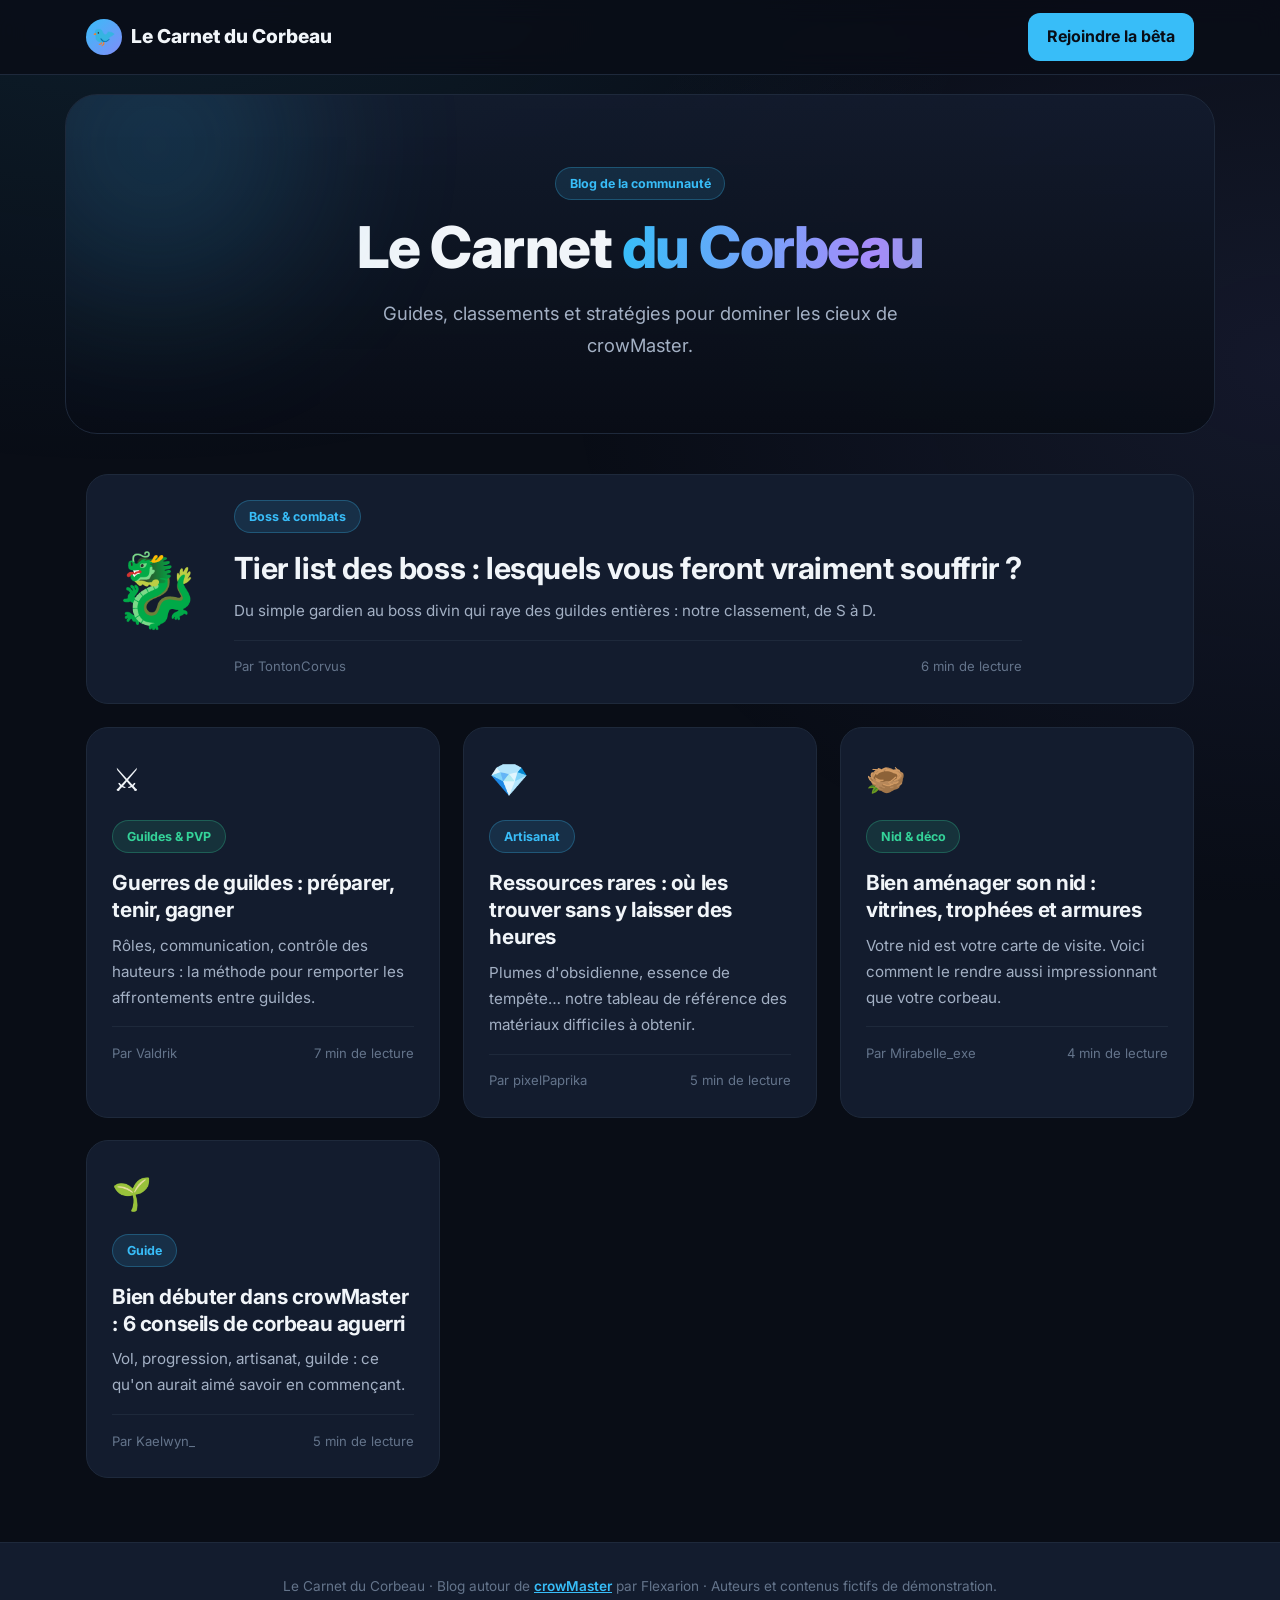
<file: index.html>
<!DOCTYPE html>
<html lang="fr">
<head>
<meta charset="UTF-8">
<meta name="viewport" content="width=device-width, initial-scale=1.0">
<link rel="icon" type="image/png" href="assets/images/treeLogo.png">
<link rel="apple-touch-icon" href="assets/images/treeLogo.png">
<title>Le Carnet du Corbeau - Blog crowMaster</title>
<meta name="description" content="Guides, tier list des boss, guerres de guildes, ressources rares et conseils pour crowMaster. Le blog de la communauté.">
<meta name="keywords" content="crowMaster, blog crowMaster, Le Carnet du Corbeau, Flexarion, guide crowMaster, tier list boss, boss divin, guerre de guildes, ressources rares, nid, jeu indépendant, RPG">
<meta property="og:type" content="website">
<meta property="og:title" content="Le Carnet du Corbeau - Blog crowMaster">
<meta property="og:description" content="Guides, tier list des boss, guerres de guildes, ressources rares et conseils pour crowMaster. Le blog de la communauté.">
<meta property="og:image" content="assets/images/treeLogo.png">
<meta name="keywords" content="crowMaster, blog crowMaster, Le Carnet du Corbeau, Flexarion, guide crowMaster, tier list crowMaster, tier list boss, boss divin, guerre de guildes, guildes crowMaster, ressources rares, plumes d'obsidienne, nid, bien débuter crowMaster, jeu indépendant, RPG, heroic fantasy, science-fiction, corbeau">
<link rel="stylesheet" href="assets/style/style.css">
<script src="assets/js/blog.js" defer></script>
</head>
<body>
<div id="bar"></div>
<header><div class="bar">
<a class="brand" href="index.html"><i>🐦</i>Le Carnet du Corbeau</a>
<a class="btn" href="https://flexarion-jeu.fr/betaSignup.html" target="_blank" rel="noopener">Rejoindre la bêta</a>
</div></header>
<main>
<section class="hero"><span class="pill">Blog de la communauté</span><h1>Le Carnet <span class="grad">du Corbeau</span></h1><p class="lead">Guides, classements et stratégies pour dominer les cieux de crowMaster.</p></section>
<div class="wrap"><div class="grid"><a class="card reveal feat" style="--d:0.0s" href="boss-tier-list.html"><div class="ico">🐉</div><div><span class="pill">Boss & combats</span><h2>Tier list des boss : lesquels vous feront vraiment souffrir ?</h2><p>Du simple gardien au boss divin qui raye des guildes entières : notre classement, de S à D.</p><div class="meta"><span>Par TontonCorvus</span><span>6 min de lecture</span></div></div></a><a class="card reveal" style="--d:0.08s" href="guerres-de-guildes.html"><div class="ico">⚔️</div><div><span class="pill g">Guildes & PVP</span><h2>Guerres de guildes : préparer, tenir, gagner</h2><p>Rôles, communication, contrôle des hauteurs : la méthode pour remporter les affrontements entre guildes.</p><div class="meta"><span>Par Valdrik</span><span>7 min de lecture</span></div></div></a><a class="card reveal" style="--d:0.16s" href="ressources.html"><div class="ico">💎</div><div><span class="pill">Artisanat</span><h2>Ressources rares : où les trouver sans y laisser des heures</h2><p>Plumes d'obsidienne, essence de tempête… notre tableau de référence des matériaux difficiles à obtenir.</p><div class="meta"><span>Par pixelPaprika</span><span>5 min de lecture</span></div></div></a><a class="card reveal" style="--d:0.24s" href="nid.html"><div class="ico">🪹</div><div><span class="pill g">Nid & déco</span><h2>Bien aménager son nid : vitrines, trophées et armures</h2><p>Votre nid est votre carte de visite. Voici comment le rendre aussi impressionnant que votre corbeau.</p><div class="meta"><span>Par Mirabelle_exe</span><span>4 min de lecture</span></div></div></a><a class="card reveal" style="--d:0.32s" href="debuter.html"><div class="ico">🌱</div><div><span class="pill">Guide</span><h2>Bien débuter dans crowMaster : 6 conseils de corbeau aguerri</h2><p>Vol, progression, artisanat, guilde : ce qu'on aurait aimé savoir en commençant.</p><div class="meta"><span>Par Kaelwyn_</span><span>5 min de lecture</span></div></div></a></div></div>
</main>
<footer>Le Carnet du Corbeau · Blog autour de <a href="https://flexarion-jeu.fr/" target="_blank" rel="noopener">crowMaster</a> par Flexarion · Auteurs et contenus fictifs de démonstration.</footer>
</body>
</html>
</file>
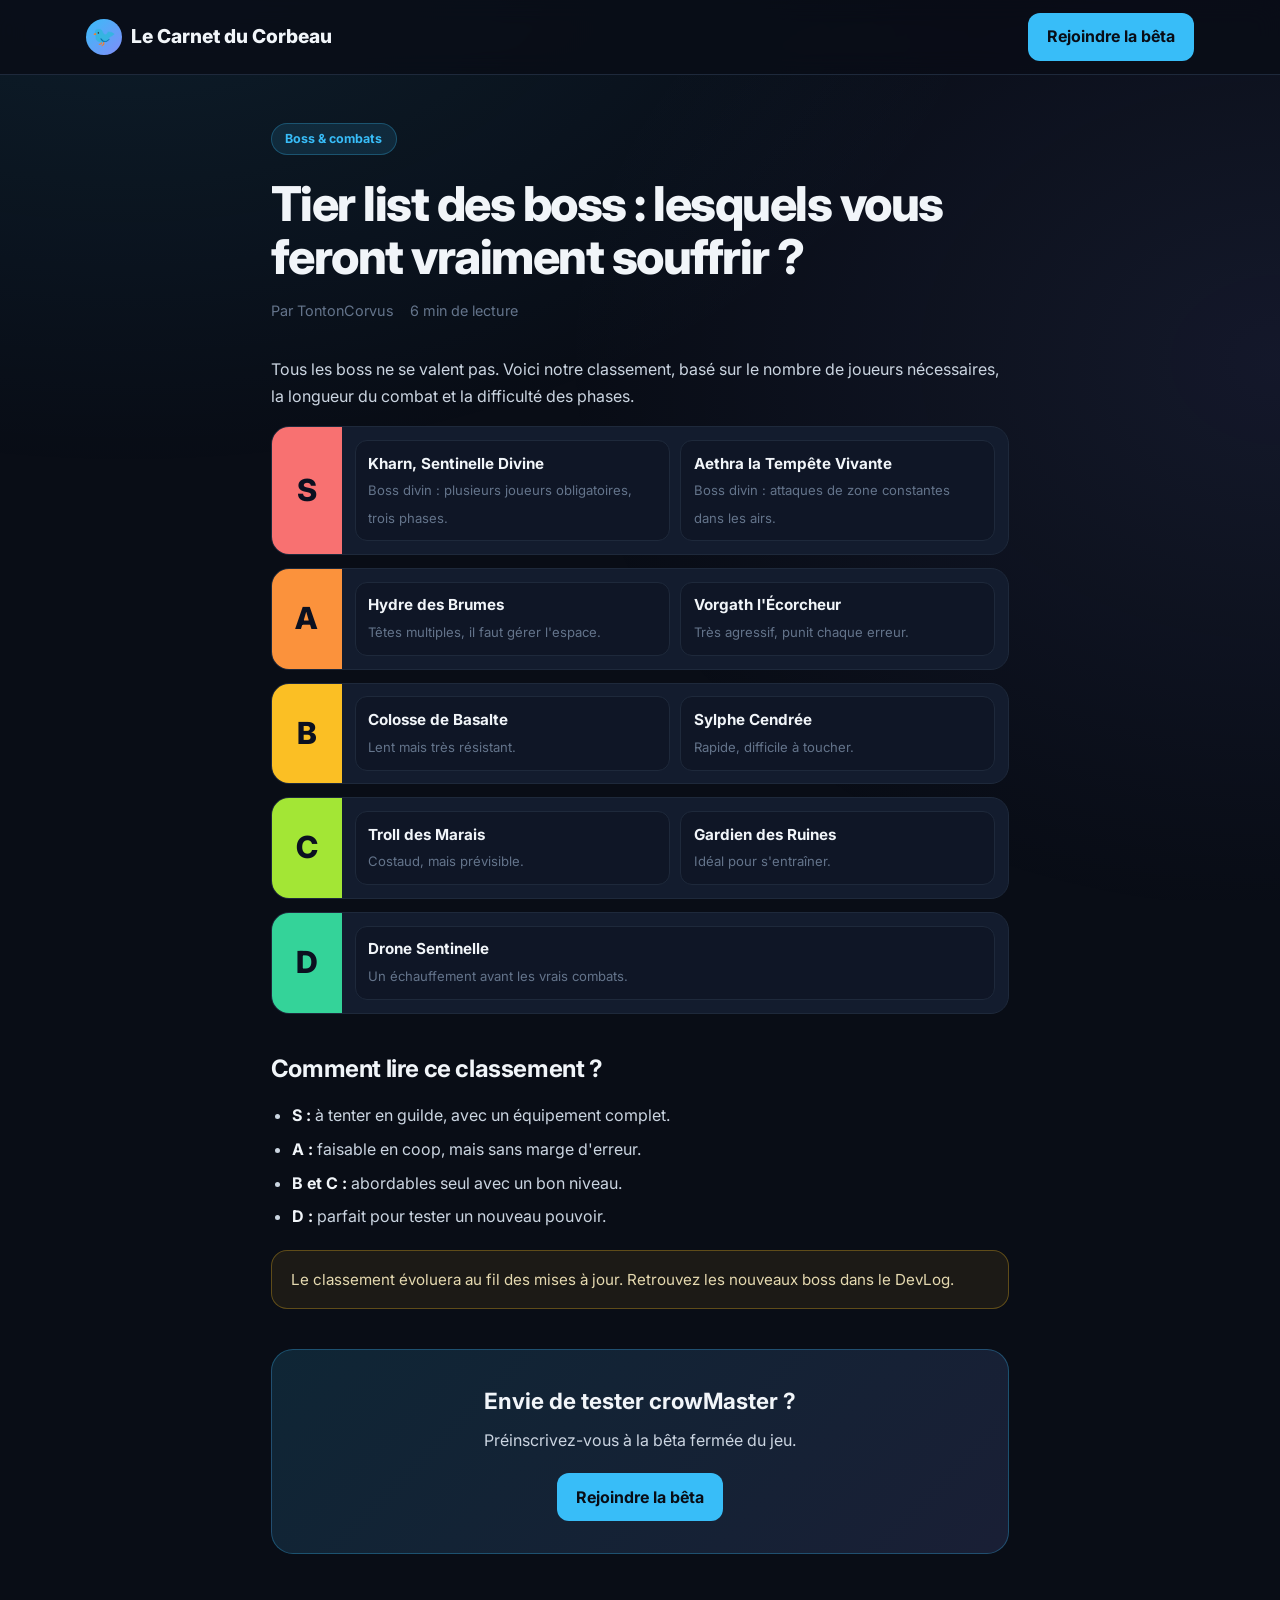
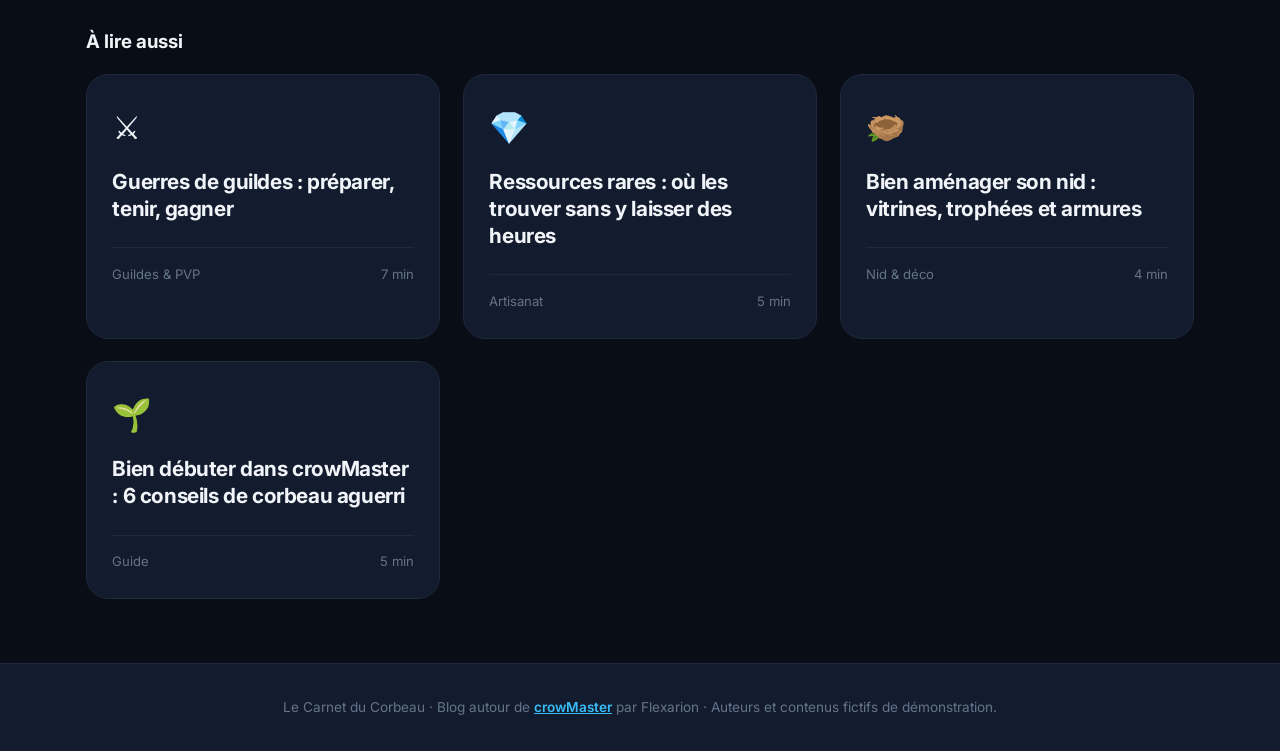
<file: boss-tier-list.html>
<!DOCTYPE html>
<html lang="fr">
<head>
<meta charset="UTF-8">
<meta name="viewport" content="width=device-width, initial-scale=1.0">
<link rel="icon" type="image/png" href="assets/images/treeLogo.png">
<link rel="apple-touch-icon" href="assets/images/treeLogo.png">
<title>Tier list des boss : lesquels vous feront vraiment souffrir ? - Le Carnet du Corbeau</title>
<meta name="description" content="Du simple gardien au boss divin qui raye des guildes entières : notre classement, de S à D.">
<meta name="keywords" content="crowMaster, blog crowMaster, Le Carnet du Corbeau, Flexarion, guide crowMaster, tier list boss, boss divin, guerre de guildes, ressources rares, nid, jeu indépendant, RPG">
<meta property="og:type" content="article">
<meta property="og:title" content="Tier list des boss : lesquels vous feront vraiment souffrir ? - Le Carnet du Corbeau">
<meta property="og:description" content="Du simple gardien au boss divin qui raye des guildes entières : notre classement, de S à D.">
<meta property="og:image" content="assets/images/treeLogo.png">
<meta name="keywords" content="crowMaster, blog crowMaster, Le Carnet du Corbeau, Flexarion, guide crowMaster, tier list crowMaster, tier list boss, boss divin, guerre de guildes, guildes crowMaster, ressources rares, plumes d'obsidienne, nid, bien débuter crowMaster, jeu indépendant, RPG, heroic fantasy, science-fiction, corbeau">
<link rel="stylesheet" href="assets/style/style.css">
<script src="assets/js/blog.js" defer></script>
</head>
<body>
<div id="bar"></div>
<header><div class="bar">
<a class="brand" href="index.html"><i>🐦</i>Le Carnet du Corbeau</a>
<a class="btn" href="https://flexarion-jeu.fr/betaSignup.html" target="_blank" rel="noopener">Rejoindre la bêta</a>
</div></header>
<main>
<article class="art"><span class="pill">Boss & combats</span><h1>Tier list des boss : lesquels vous feront vraiment souffrir ?</h1><div class="meta"><span>Par TontonCorvus</span><span>6 min de lecture</span></div><p>Tous les boss ne se valent pas. Voici notre classement, basé sur le nombre de joueurs nécessaires, la longueur du combat et la difficulté des phases.</p><div class="tier S reveal"><b>S</b><div class="it"><div class="chip"><strong>Kharn, Sentinelle Divine</strong><span>Boss divin : plusieurs joueurs obligatoires, trois phases.</span></div><div class="chip"><strong>Aethra la Tempête Vivante</strong><span>Boss divin : attaques de zone constantes dans les airs.</span></div></div></div><div class="tier A reveal"><b>A</b><div class="it"><div class="chip"><strong>Hydre des Brumes</strong><span>Têtes multiples, il faut gérer l'espace.</span></div><div class="chip"><strong>Vorgath l'Écorcheur</strong><span>Très agressif, punit chaque erreur.</span></div></div></div><div class="tier B reveal"><b>B</b><div class="it"><div class="chip"><strong>Colosse de Basalte</strong><span>Lent mais très résistant.</span></div><div class="chip"><strong>Sylphe Cendrée</strong><span>Rapide, difficile à toucher.</span></div></div></div><div class="tier C reveal"><b>C</b><div class="it"><div class="chip"><strong>Troll des Marais</strong><span>Costaud, mais prévisible.</span></div><div class="chip"><strong>Gardien des Ruines</strong><span>Idéal pour s'entraîner.</span></div></div></div><div class="tier D reveal"><b>D</b><div class="it"><div class="chip"><strong>Drone Sentinelle</strong><span>Un échauffement avant les vrais combats.</span></div></div></div><h2>Comment lire ce classement ?</h2><ul><li><strong>S :</strong> à tenter en guilde, avec un équipement complet.</li><li><strong>A :</strong> faisable en coop, mais sans marge d'erreur.</li><li><strong>B et C :</strong> abordables seul avec un bon niveau.</li><li><strong>D :</strong> parfait pour tester un nouveau pouvoir.</li></ul><div class="note">Le classement évoluera au fil des mises à jour. Retrouvez les nouveaux boss dans le DevLog.</div><div class="cta"><h3>Envie de tester crowMaster ?</h3><p>Préinscrivez-vous à la bêta fermée du jeu.</p><a class="btn" href="https://flexarion-jeu.fr/betaSignup.html" target="_blank" rel="noopener">Rejoindre la bêta</a></div></article><div class="more"><h3>À lire aussi</h3><div class="grid"><a class="card" href="guerres-de-guildes.html"><div class="ico">⚔️</div><h2>Guerres de guildes : préparer, tenir, gagner</h2><div class="meta"><span>Guildes & PVP</span><span>7 min</span></div></a><a class="card" href="ressources.html"><div class="ico">💎</div><h2>Ressources rares : où les trouver sans y laisser des heures</h2><div class="meta"><span>Artisanat</span><span>5 min</span></div></a><a class="card" href="nid.html"><div class="ico">🪹</div><h2>Bien aménager son nid : vitrines, trophées et armures</h2><div class="meta"><span>Nid & déco</span><span>4 min</span></div></a><a class="card" href="debuter.html"><div class="ico">🌱</div><h2>Bien débuter dans crowMaster : 6 conseils de corbeau aguerri</h2><div class="meta"><span>Guide</span><span>5 min</span></div></a></div></div>
</main>
<footer>Le Carnet du Corbeau · Blog autour de <a href="https://flexarion-jeu.fr/" target="_blank" rel="noopener">crowMaster</a> par Flexarion · Auteurs et contenus fictifs de démonstration.</footer>
</body>
</html>
</file>
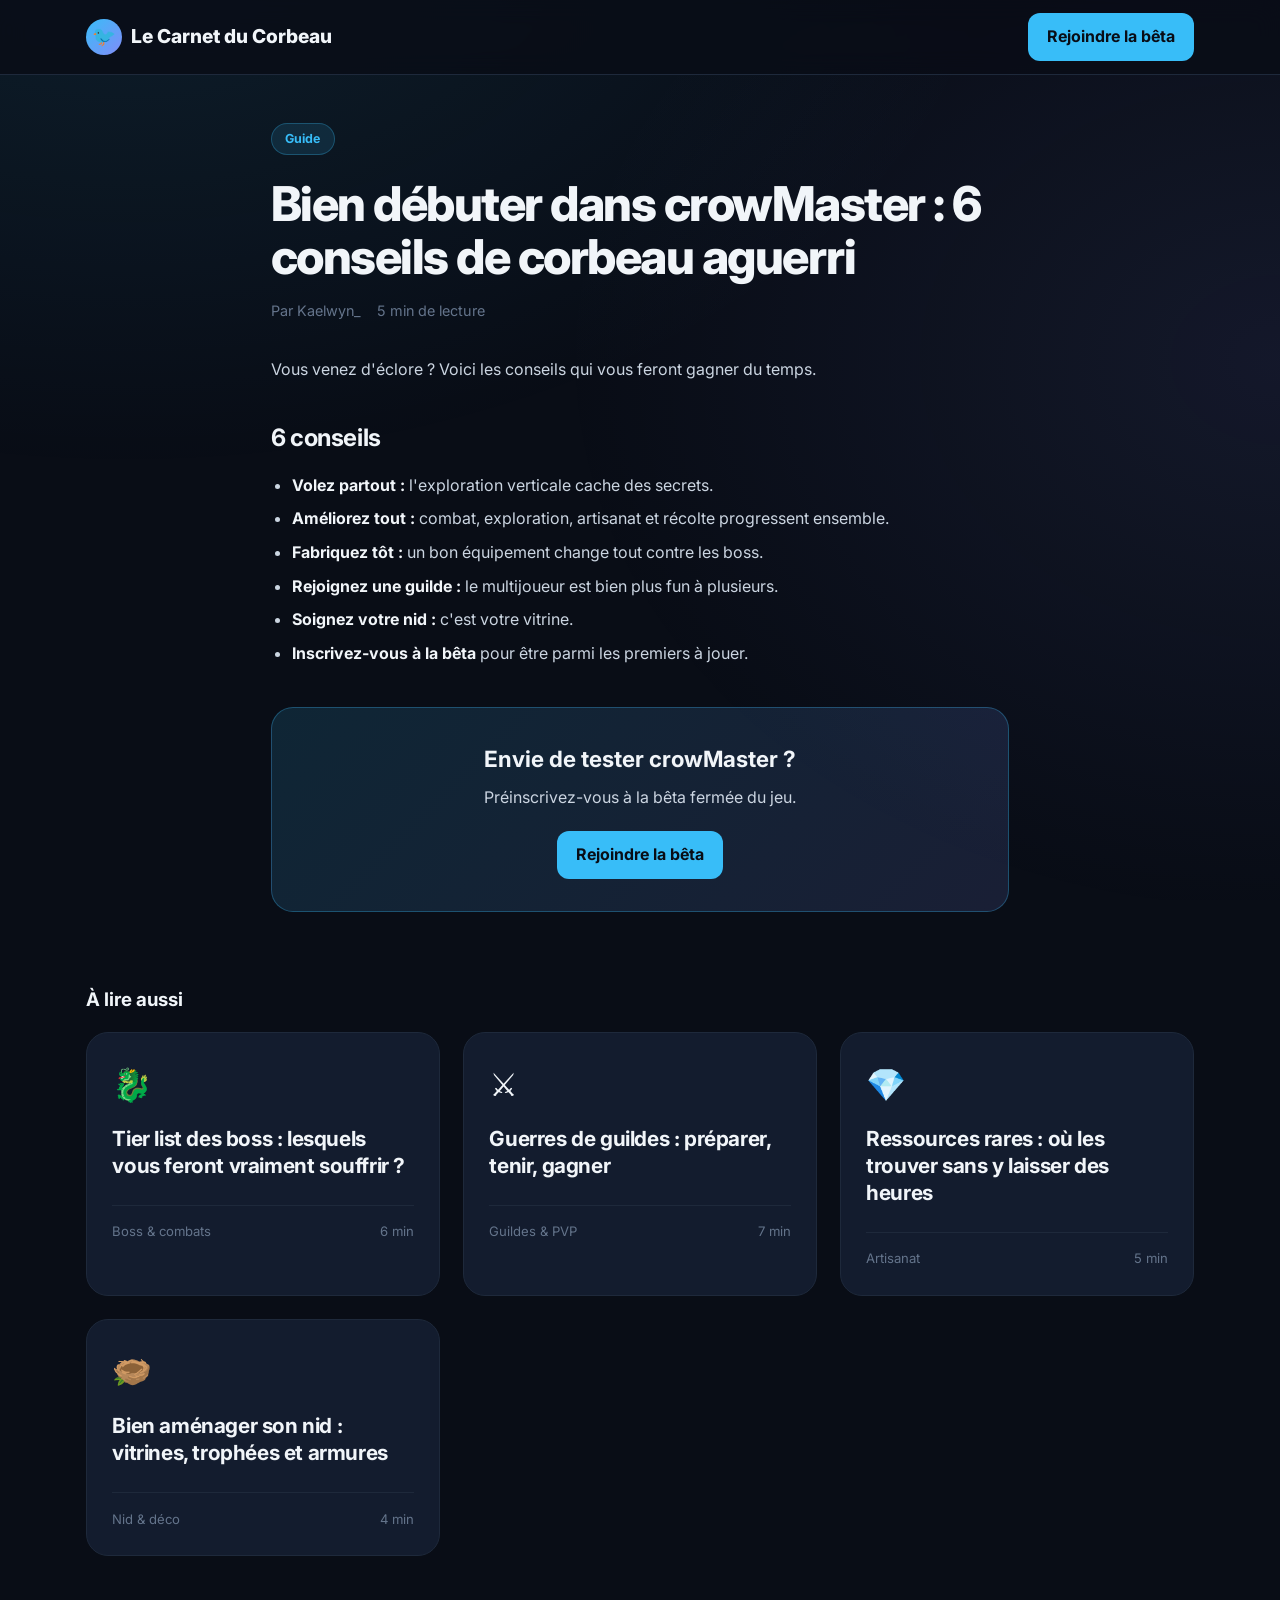
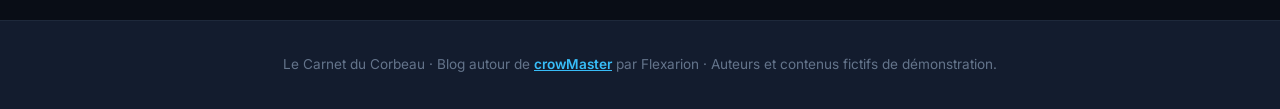
<file: debuter.html>
<!DOCTYPE html>
<html lang="fr">
<head>
<meta charset="UTF-8">
<meta name="viewport" content="width=device-width, initial-scale=1.0">
<link rel="icon" type="image/png" href="assets/images/treeLogo.png">
<link rel="apple-touch-icon" href="assets/images/treeLogo.png">
<title>Bien débuter dans crowMaster : 6 conseils de corbeau aguerri - Le Carnet du Corbeau</title>
<meta name="description" content="Vol, progression, artisanat, guilde : ce qu'on aurait aimé savoir en commençant.">
<meta name="keywords" content="crowMaster, blog crowMaster, Le Carnet du Corbeau, Flexarion, guide crowMaster, tier list boss, boss divin, guerre de guildes, ressources rares, nid, jeu indépendant, RPG">
<meta property="og:type" content="article">
<meta property="og:title" content="Bien débuter dans crowMaster : 6 conseils de corbeau aguerri - Le Carnet du Corbeau">
<meta property="og:description" content="Vol, progression, artisanat, guilde : ce qu'on aurait aimé savoir en commençant.">
<meta property="og:image" content="assets/images/treeLogo.png">
<meta name="keywords" content="crowMaster, blog crowMaster, Le Carnet du Corbeau, Flexarion, guide crowMaster, tier list crowMaster, tier list boss, boss divin, guerre de guildes, guildes crowMaster, ressources rares, plumes d'obsidienne, nid, bien débuter crowMaster, jeu indépendant, RPG, heroic fantasy, science-fiction, corbeau">
<link rel="stylesheet" href="assets/style/style.css">
<script src="assets/js/blog.js" defer></script>
</head>
<body>
<div id="bar"></div>
<header><div class="bar">
<a class="brand" href="index.html"><i>🐦</i>Le Carnet du Corbeau</a>
<a class="btn" href="https://flexarion-jeu.fr/betaSignup.html" target="_blank" rel="noopener">Rejoindre la bêta</a>
</div></header>
<main>
<article class="art"><span class="pill">Guide</span><h1>Bien débuter dans crowMaster : 6 conseils de corbeau aguerri</h1><div class="meta"><span>Par Kaelwyn_</span><span>5 min de lecture</span></div><p>Vous venez d'éclore ? Voici les conseils qui vous feront gagner du temps.</p><h2>6 conseils</h2><ul><li><strong>Volez partout :</strong> l'exploration verticale cache des secrets.</li><li><strong>Améliorez tout :</strong> combat, exploration, artisanat et récolte progressent ensemble.</li><li><strong>Fabriquez tôt :</strong> un bon équipement change tout contre les boss.</li><li><strong>Rejoignez une guilde :</strong> le multijoueur est bien plus fun à plusieurs.</li><li><strong>Soignez votre nid :</strong> c'est votre vitrine.</li><li><strong>Inscrivez-vous à la bêta</strong> pour être parmi les premiers à jouer.</li></ul><div class="cta"><h3>Envie de tester crowMaster ?</h3><p>Préinscrivez-vous à la bêta fermée du jeu.</p><a class="btn" href="https://flexarion-jeu.fr/betaSignup.html" target="_blank" rel="noopener">Rejoindre la bêta</a></div></article><div class="more"><h3>À lire aussi</h3><div class="grid"><a class="card" href="boss-tier-list.html"><div class="ico">🐉</div><h2>Tier list des boss : lesquels vous feront vraiment souffrir ?</h2><div class="meta"><span>Boss & combats</span><span>6 min</span></div></a><a class="card" href="guerres-de-guildes.html"><div class="ico">⚔️</div><h2>Guerres de guildes : préparer, tenir, gagner</h2><div class="meta"><span>Guildes & PVP</span><span>7 min</span></div></a><a class="card" href="ressources.html"><div class="ico">💎</div><h2>Ressources rares : où les trouver sans y laisser des heures</h2><div class="meta"><span>Artisanat</span><span>5 min</span></div></a><a class="card" href="nid.html"><div class="ico">🪹</div><h2>Bien aménager son nid : vitrines, trophées et armures</h2><div class="meta"><span>Nid & déco</span><span>4 min</span></div></a></div></div>
</main>
<footer>Le Carnet du Corbeau · Blog autour de <a href="https://flexarion-jeu.fr/" target="_blank" rel="noopener">crowMaster</a> par Flexarion · Auteurs et contenus fictifs de démonstration.</footer>
</body>
</html>
</file>
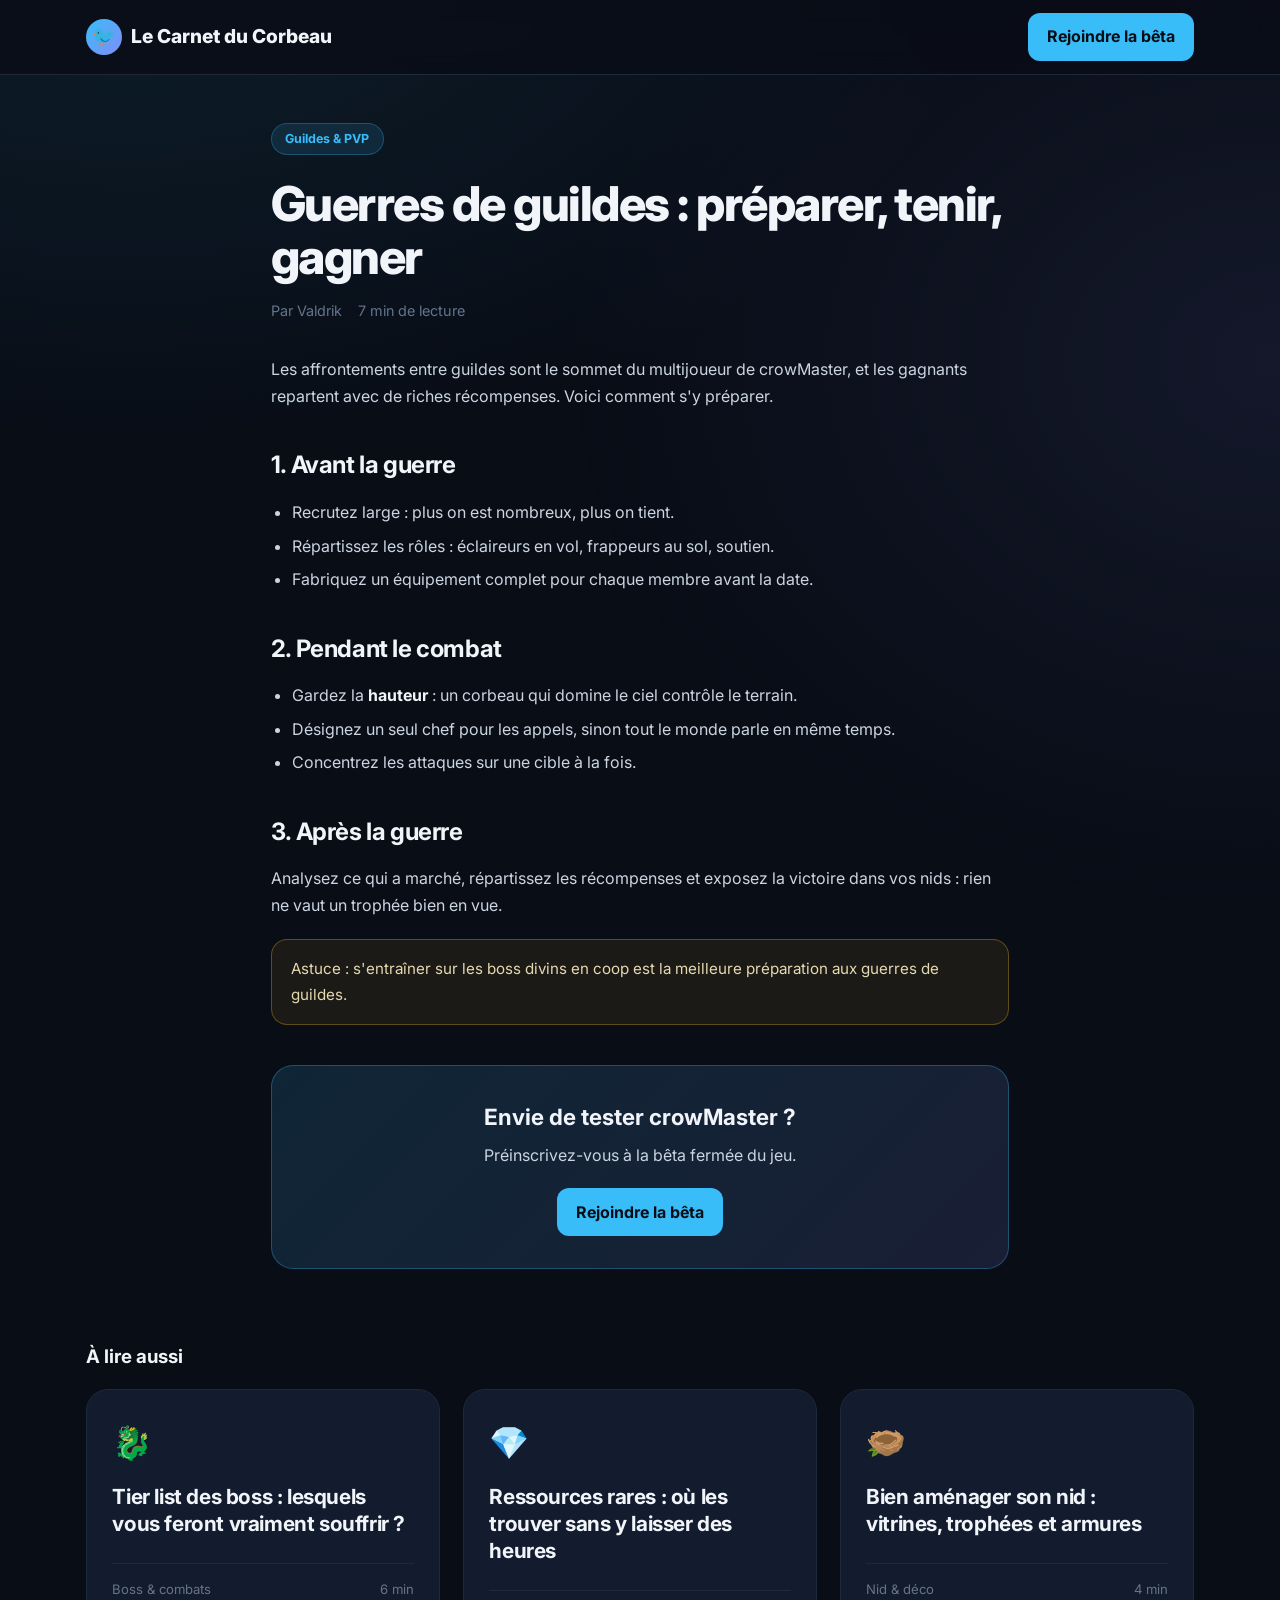
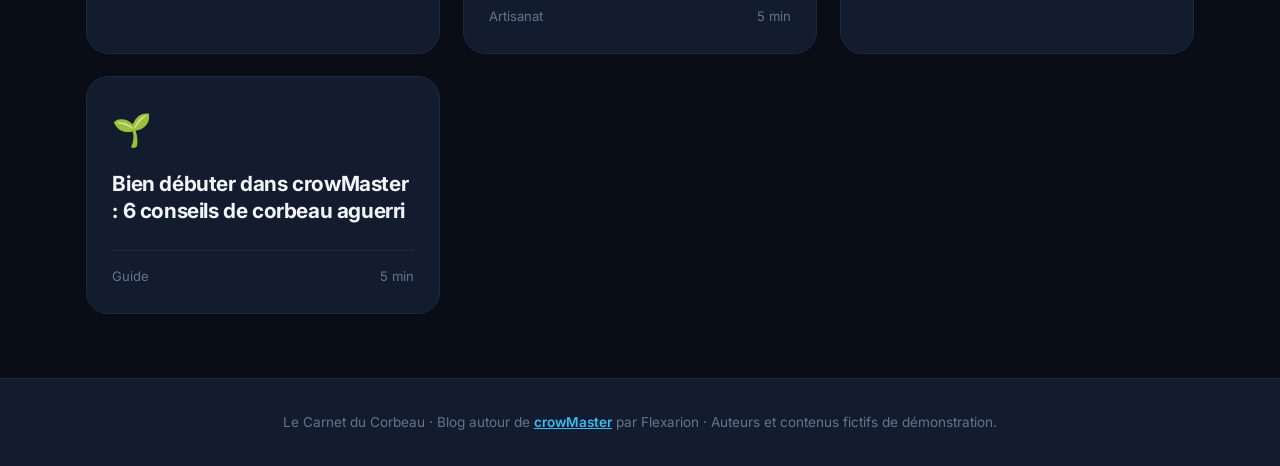
<file: guerres-de-guildes.html>
<!DOCTYPE html>
<html lang="fr">
<head>
<meta charset="UTF-8">
<meta name="viewport" content="width=device-width, initial-scale=1.0">
<link rel="icon" type="image/png" href="assets/images/treeLogo.png">
<link rel="apple-touch-icon" href="assets/images/treeLogo.png">
<title>Guerres de guildes : préparer, tenir, gagner - Le Carnet du Corbeau</title>
<meta name="description" content="Rôles, communication, contrôle des hauteurs : la méthode pour remporter les affrontements entre guildes.">
<meta name="keywords" content="crowMaster, blog crowMaster, Le Carnet du Corbeau, Flexarion, guide crowMaster, tier list boss, boss divin, guerre de guildes, ressources rares, nid, jeu indépendant, RPG">
<meta property="og:type" content="article">
<meta property="og:title" content="Guerres de guildes : préparer, tenir, gagner - Le Carnet du Corbeau">
<meta property="og:description" content="Rôles, communication, contrôle des hauteurs : la méthode pour remporter les affrontements entre guildes.">
<meta property="og:image" content="assets/images/treeLogo.png">
<meta name="keywords" content="crowMaster, blog crowMaster, Le Carnet du Corbeau, Flexarion, guide crowMaster, tier list crowMaster, tier list boss, boss divin, guerre de guildes, guildes crowMaster, ressources rares, plumes d'obsidienne, nid, bien débuter crowMaster, jeu indépendant, RPG, heroic fantasy, science-fiction, corbeau">
<link rel="stylesheet" href="assets/style/style.css">
<script src="assets/js/blog.js" defer></script>
</head>
<body>
<div id="bar"></div>
<header><div class="bar">
<a class="brand" href="index.html"><i>🐦</i>Le Carnet du Corbeau</a>
<a class="btn" href="https://flexarion-jeu.fr/betaSignup.html" target="_blank" rel="noopener">Rejoindre la bêta</a>
</div></header>
<main>
<article class="art"><span class="pill">Guildes & PVP</span><h1>Guerres de guildes : préparer, tenir, gagner</h1><div class="meta"><span>Par Valdrik</span><span>7 min de lecture</span></div><p>Les affrontements entre guildes sont le sommet du multijoueur de crowMaster, et les gagnants repartent avec de riches récompenses. Voici comment s'y préparer.</p><h2>1. Avant la guerre</h2><ul><li>Recrutez large : plus on est nombreux, plus on tient.</li><li>Répartissez les rôles : éclaireurs en vol, frappeurs au sol, soutien.</li><li>Fabriquez un équipement complet pour chaque membre avant la date.</li></ul><h2>2. Pendant le combat</h2><ul><li>Gardez la <strong>hauteur</strong> : un corbeau qui domine le ciel contrôle le terrain.</li><li>Désignez un seul chef pour les appels, sinon tout le monde parle en même temps.</li><li>Concentrez les attaques sur une cible à la fois.</li></ul><h2>3. Après la guerre</h2><p>Analysez ce qui a marché, répartissez les récompenses et exposez la victoire dans vos nids : rien ne vaut un trophée bien en vue.</p><div class="note">Astuce : s'entraîner sur les boss divins en coop est la meilleure préparation aux guerres de guildes.</div><div class="cta"><h3>Envie de tester crowMaster ?</h3><p>Préinscrivez-vous à la bêta fermée du jeu.</p><a class="btn" href="https://flexarion-jeu.fr/betaSignup.html" target="_blank" rel="noopener">Rejoindre la bêta</a></div></article><div class="more"><h3>À lire aussi</h3><div class="grid"><a class="card" href="boss-tier-list.html"><div class="ico">🐉</div><h2>Tier list des boss : lesquels vous feront vraiment souffrir ?</h2><div class="meta"><span>Boss & combats</span><span>6 min</span></div></a><a class="card" href="ressources.html"><div class="ico">💎</div><h2>Ressources rares : où les trouver sans y laisser des heures</h2><div class="meta"><span>Artisanat</span><span>5 min</span></div></a><a class="card" href="nid.html"><div class="ico">🪹</div><h2>Bien aménager son nid : vitrines, trophées et armures</h2><div class="meta"><span>Nid & déco</span><span>4 min</span></div></a><a class="card" href="debuter.html"><div class="ico">🌱</div><h2>Bien débuter dans crowMaster : 6 conseils de corbeau aguerri</h2><div class="meta"><span>Guide</span><span>5 min</span></div></a></div></div>
</main>
<footer>Le Carnet du Corbeau · Blog autour de <a href="https://flexarion-jeu.fr/" target="_blank" rel="noopener">crowMaster</a> par Flexarion · Auteurs et contenus fictifs de démonstration.</footer>
</body>
</html>
</file>
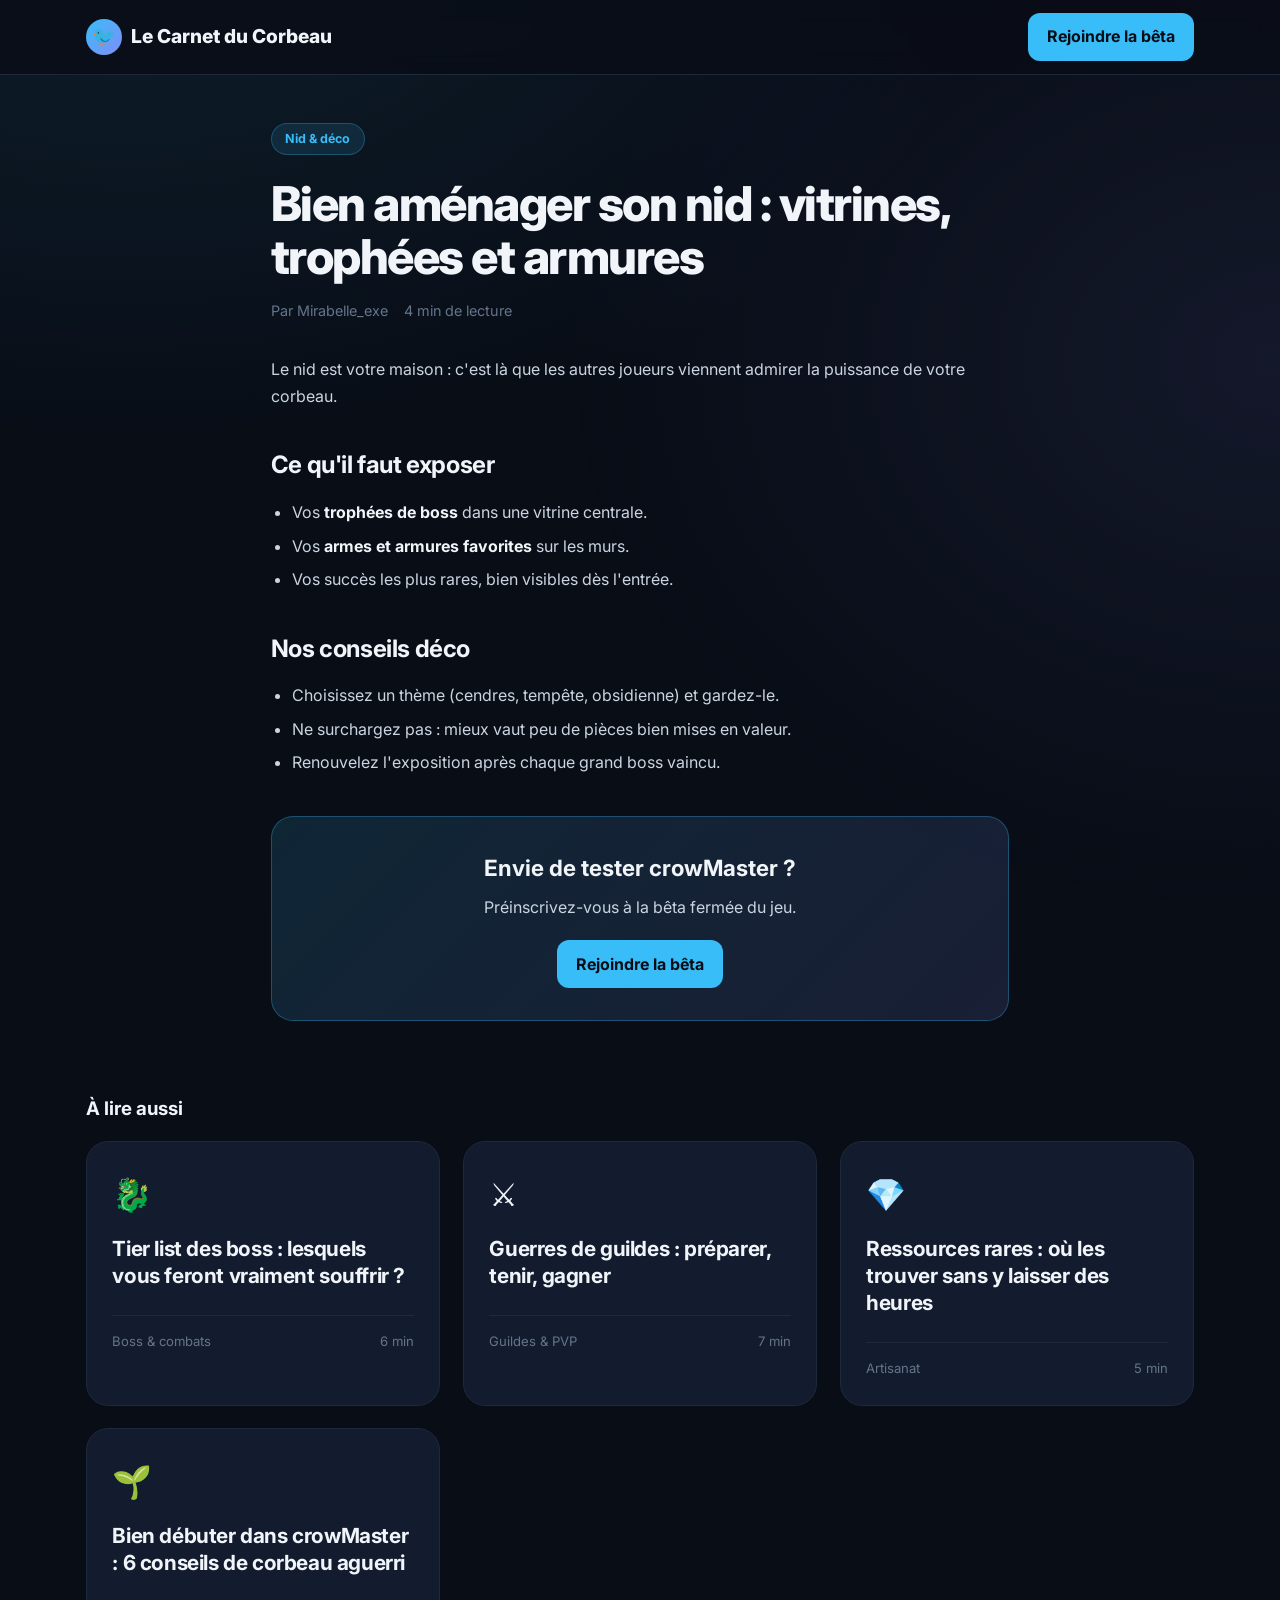
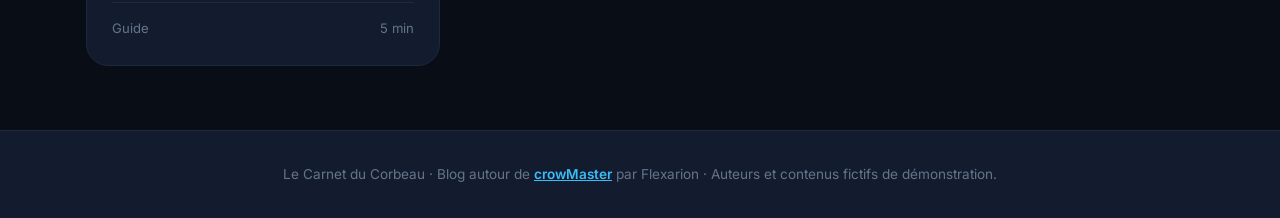
<file: nid.html>
<!DOCTYPE html>
<html lang="fr">
<head>
<meta charset="UTF-8">
<meta name="viewport" content="width=device-width, initial-scale=1.0">
<link rel="icon" type="image/png" href="assets/images/treeLogo.png">
<link rel="apple-touch-icon" href="assets/images/treeLogo.png">
<title>Bien aménager son nid : vitrines, trophées et armures - Le Carnet du Corbeau</title>
<meta name="description" content="Votre nid est votre carte de visite. Voici comment le rendre aussi impressionnant que votre corbeau.">
<meta name="keywords" content="crowMaster, blog crowMaster, Le Carnet du Corbeau, Flexarion, guide crowMaster, tier list boss, boss divin, guerre de guildes, ressources rares, nid, jeu indépendant, RPG">
<meta property="og:type" content="article">
<meta property="og:title" content="Bien aménager son nid : vitrines, trophées et armures - Le Carnet du Corbeau">
<meta property="og:description" content="Votre nid est votre carte de visite. Voici comment le rendre aussi impressionnant que votre corbeau.">
<meta property="og:image" content="assets/images/treeLogo.png">
<meta name="keywords" content="crowMaster, blog crowMaster, Le Carnet du Corbeau, Flexarion, guide crowMaster, tier list crowMaster, tier list boss, boss divin, guerre de guildes, guildes crowMaster, ressources rares, plumes d'obsidienne, nid, bien débuter crowMaster, jeu indépendant, RPG, heroic fantasy, science-fiction, corbeau">
<link rel="stylesheet" href="assets/style/style.css">
<script src="assets/js/blog.js" defer></script>
</head>
<body>
<div id="bar"></div>
<header><div class="bar">
<a class="brand" href="index.html"><i>🐦</i>Le Carnet du Corbeau</a>
<a class="btn" href="https://flexarion-jeu.fr/betaSignup.html" target="_blank" rel="noopener">Rejoindre la bêta</a>
</div></header>
<main>
<article class="art"><span class="pill">Nid & déco</span><h1>Bien aménager son nid : vitrines, trophées et armures</h1><div class="meta"><span>Par Mirabelle_exe</span><span>4 min de lecture</span></div><p>Le nid est votre maison : c'est là que les autres joueurs viennent admirer la puissance de votre corbeau.</p><h2>Ce qu'il faut exposer</h2><ul><li>Vos <strong>trophées de boss</strong> dans une vitrine centrale.</li><li>Vos <strong>armes et armures favorites</strong> sur les murs.</li><li>Vos succès les plus rares, bien visibles dès l'entrée.</li></ul><h2>Nos conseils déco</h2><ul><li>Choisissez un thème (cendres, tempête, obsidienne) et gardez-le.</li><li>Ne surchargez pas : mieux vaut peu de pièces bien mises en valeur.</li><li>Renouvelez l'exposition après chaque grand boss vaincu.</li></ul><div class="cta"><h3>Envie de tester crowMaster ?</h3><p>Préinscrivez-vous à la bêta fermée du jeu.</p><a class="btn" href="https://flexarion-jeu.fr/betaSignup.html" target="_blank" rel="noopener">Rejoindre la bêta</a></div></article><div class="more"><h3>À lire aussi</h3><div class="grid"><a class="card" href="boss-tier-list.html"><div class="ico">🐉</div><h2>Tier list des boss : lesquels vous feront vraiment souffrir ?</h2><div class="meta"><span>Boss & combats</span><span>6 min</span></div></a><a class="card" href="guerres-de-guildes.html"><div class="ico">⚔️</div><h2>Guerres de guildes : préparer, tenir, gagner</h2><div class="meta"><span>Guildes & PVP</span><span>7 min</span></div></a><a class="card" href="ressources.html"><div class="ico">💎</div><h2>Ressources rares : où les trouver sans y laisser des heures</h2><div class="meta"><span>Artisanat</span><span>5 min</span></div></a><a class="card" href="debuter.html"><div class="ico">🌱</div><h2>Bien débuter dans crowMaster : 6 conseils de corbeau aguerri</h2><div class="meta"><span>Guide</span><span>5 min</span></div></a></div></div>
</main>
<footer>Le Carnet du Corbeau · Blog autour de <a href="https://flexarion-jeu.fr/" target="_blank" rel="noopener">crowMaster</a> par Flexarion · Auteurs et contenus fictifs de démonstration.</footer>
</body>
</html>
</file>
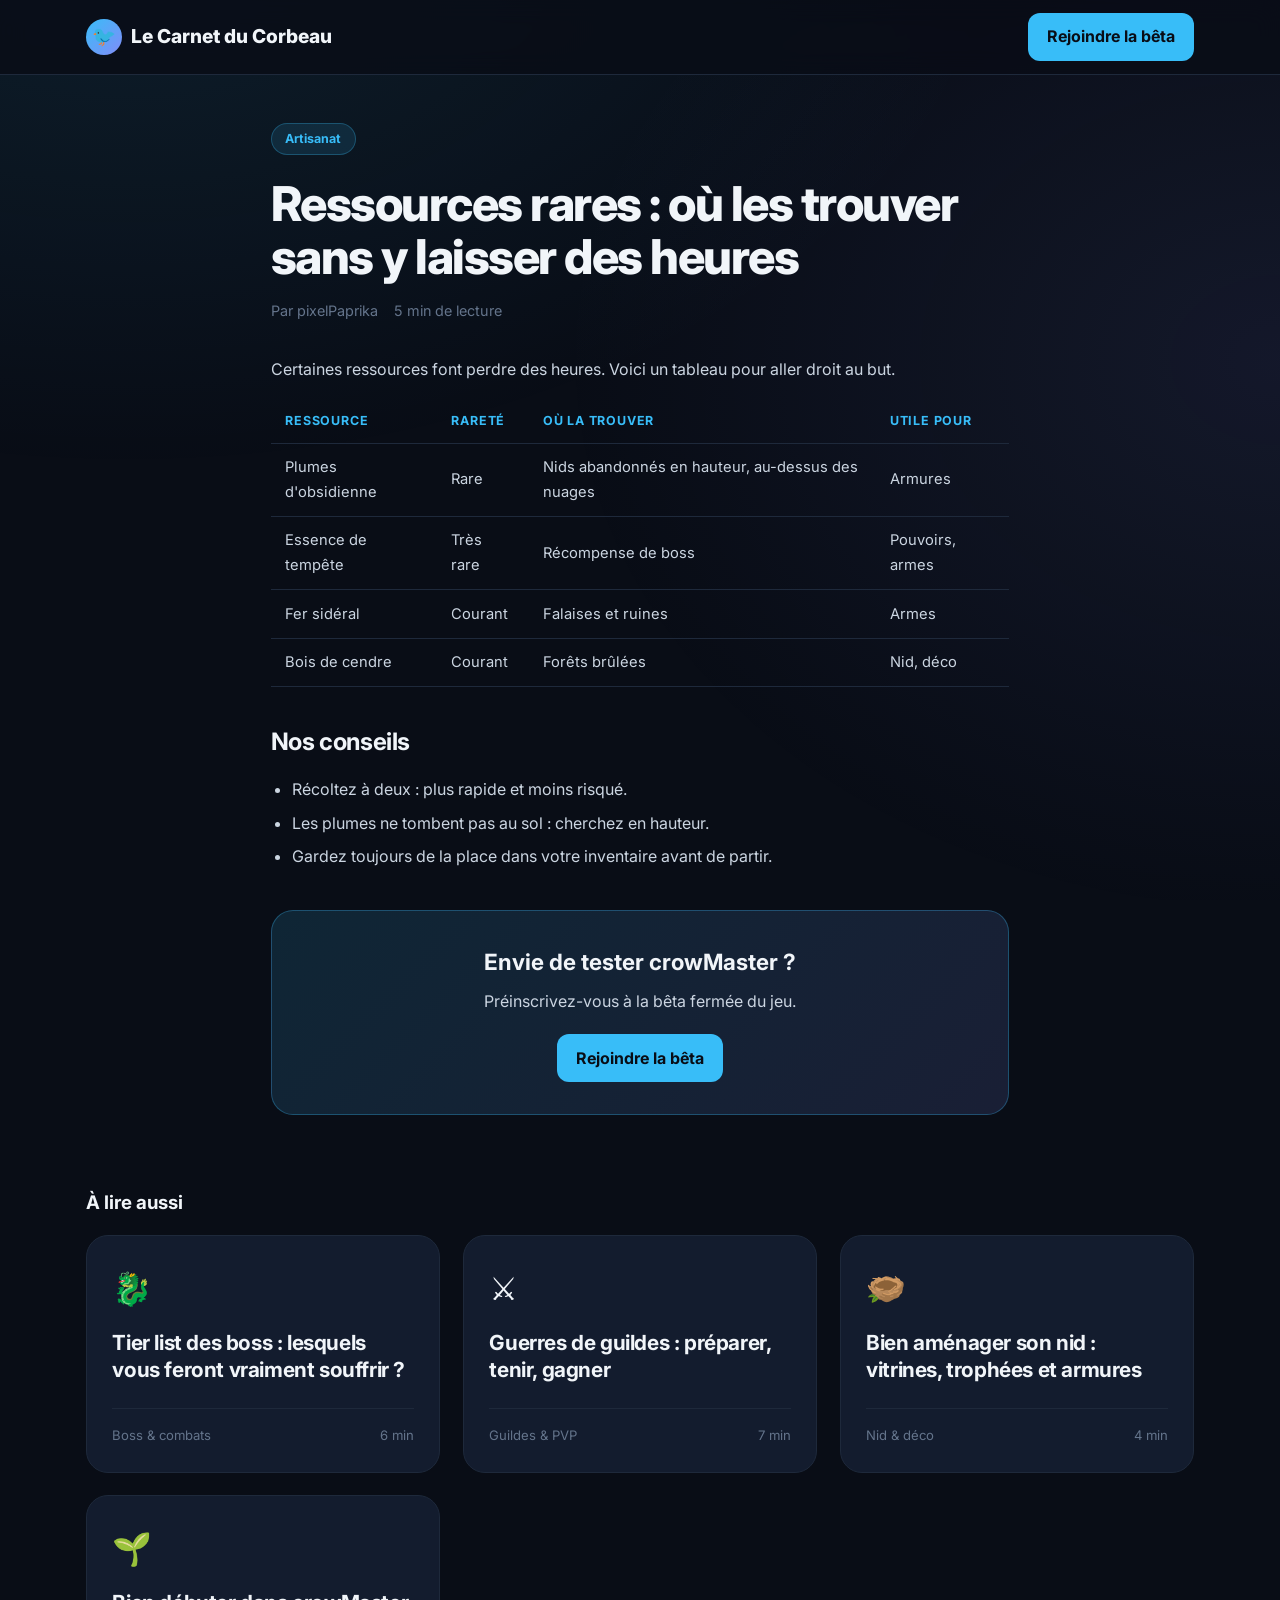
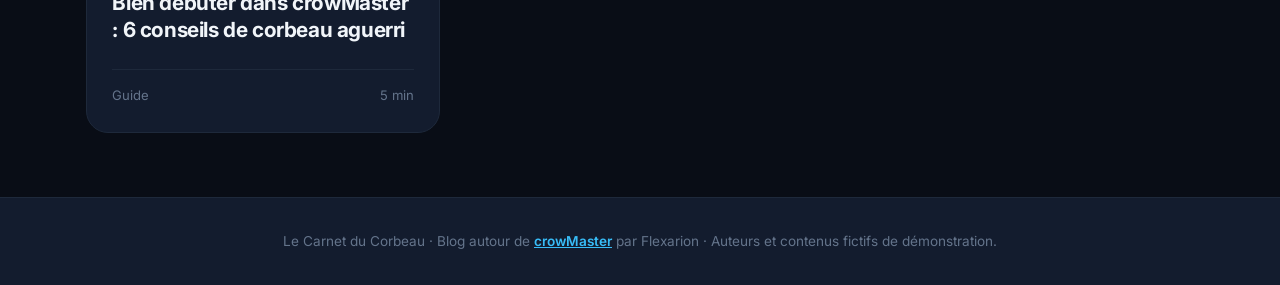
<file: ressources.html>
<!DOCTYPE html>
<html lang="fr">
<head>
<meta charset="UTF-8">
<meta name="viewport" content="width=device-width, initial-scale=1.0">
<link rel="icon" type="image/png" href="assets/images/treeLogo.png">
<link rel="apple-touch-icon" href="assets/images/treeLogo.png">
<title>Ressources rares : où les trouver sans y laisser des heures - Le Carnet du Corbeau</title>
<meta name="description" content="Plumes d'obsidienne, essence de tempête… notre tableau de référence des matériaux difficiles à obtenir.">
<meta name="keywords" content="crowMaster, blog crowMaster, Le Carnet du Corbeau, Flexarion, guide crowMaster, tier list boss, boss divin, guerre de guildes, ressources rares, nid, jeu indépendant, RPG">
<meta property="og:type" content="article">
<meta property="og:title" content="Ressources rares : où les trouver sans y laisser des heures - Le Carnet du Corbeau">
<meta property="og:description" content="Plumes d'obsidienne, essence de tempête… notre tableau de référence des matériaux difficiles à obtenir.">
<meta property="og:image" content="assets/images/treeLogo.png">
<meta name="keywords" content="crowMaster, blog crowMaster, Le Carnet du Corbeau, Flexarion, guide crowMaster, tier list crowMaster, tier list boss, boss divin, guerre de guildes, guildes crowMaster, ressources rares, plumes d'obsidienne, nid, bien débuter crowMaster, jeu indépendant, RPG, heroic fantasy, science-fiction, corbeau">
<link rel="stylesheet" href="assets/style/style.css">
<script src="assets/js/blog.js" defer></script>
</head>
<body>
<div id="bar"></div>
<header><div class="bar">
<a class="brand" href="index.html"><i>🐦</i>Le Carnet du Corbeau</a>
<a class="btn" href="https://flexarion-jeu.fr/betaSignup.html" target="_blank" rel="noopener">Rejoindre la bêta</a>
</div></header>
<main>
<article class="art"><span class="pill">Artisanat</span><h1>Ressources rares : où les trouver sans y laisser des heures</h1><div class="meta"><span>Par pixelPaprika</span><span>5 min de lecture</span></div><p>Certaines ressources font perdre des heures. Voici un tableau pour aller droit au but.</p><div class="tw"><table><tr><th>Ressource</th><th>Rareté</th><th>Où la trouver</th><th>Utile pour</th></tr><tr><td>Plumes d'obsidienne</td><td>Rare</td><td>Nids abandonnés en hauteur, au-dessus des nuages</td><td>Armures</td></tr><tr><td>Essence de tempête</td><td>Très rare</td><td>Récompense de boss</td><td>Pouvoirs, armes</td></tr><tr><td>Fer sidéral</td><td>Courant</td><td>Falaises et ruines</td><td>Armes</td></tr><tr><td>Bois de cendre</td><td>Courant</td><td>Forêts brûlées</td><td>Nid, déco</td></tr></table></div><h2>Nos conseils</h2><ul><li>Récoltez à deux : plus rapide et moins risqué.</li><li>Les plumes ne tombent pas au sol : cherchez en hauteur.</li><li>Gardez toujours de la place dans votre inventaire avant de partir.</li></ul><div class="cta"><h3>Envie de tester crowMaster ?</h3><p>Préinscrivez-vous à la bêta fermée du jeu.</p><a class="btn" href="https://flexarion-jeu.fr/betaSignup.html" target="_blank" rel="noopener">Rejoindre la bêta</a></div></article><div class="more"><h3>À lire aussi</h3><div class="grid"><a class="card" href="boss-tier-list.html"><div class="ico">🐉</div><h2>Tier list des boss : lesquels vous feront vraiment souffrir ?</h2><div class="meta"><span>Boss & combats</span><span>6 min</span></div></a><a class="card" href="guerres-de-guildes.html"><div class="ico">⚔️</div><h2>Guerres de guildes : préparer, tenir, gagner</h2><div class="meta"><span>Guildes & PVP</span><span>7 min</span></div></a><a class="card" href="nid.html"><div class="ico">🪹</div><h2>Bien aménager son nid : vitrines, trophées et armures</h2><div class="meta"><span>Nid & déco</span><span>4 min</span></div></a><a class="card" href="debuter.html"><div class="ico">🌱</div><h2>Bien débuter dans crowMaster : 6 conseils de corbeau aguerri</h2><div class="meta"><span>Guide</span><span>5 min</span></div></a></div></div>
</main>
<footer>Le Carnet du Corbeau · Blog autour de <a href="https://flexarion-jeu.fr/" target="_blank" rel="noopener">crowMaster</a> par Flexarion · Auteurs et contenus fictifs de démonstration.</footer>
</body>
</html>
</file>
<file: assets/style/style.css>
@import url('https://fonts.googleapis.com/css2?family=Inter:wght@400;500;600;700;800&display=swap');
:root{--bg:#090d16;--card:#131c2e;--card2:#0f1626;--line:#1e293b;--txt:#f1f5f9;--mut:#a3b0c4;--sub:#64748b;--p:#38bdf8;--g:#34d399;--o:#fbbf24;--r:22px}
*{margin:0;padding:0;box-sizing:border-box}
html{scroll-behavior:smooth}
body{font-family:'Inter',system-ui,sans-serif;background:var(--bg);color:var(--txt);line-height:1.7;display:flex;flex-direction:column;min-height:100vh}
body::before{content:"";position:fixed;inset:0;z-index:-1;background:radial-gradient(55rem 35rem at 10% -10%,rgba(56,189,248,.1),transparent),radial-gradient(45rem 35rem at 100% 40%,rgba(129,140,248,.09),transparent)}
a{color:var(--p)}
#bar{position:fixed;top:0;left:0;height:3px;width:0;background:linear-gradient(90deg,#38bdf8,#818cf8);z-index:60}
header{position:sticky;top:0;z-index:50;background:rgba(9,13,22,.82);backdrop-filter:blur(12px);border-bottom:1px solid var(--line)}
.bar{max-width:1150px;margin:0 auto;padding:.8rem 1.3rem;display:flex;align-items:center;justify-content:space-between;gap:1rem;flex-wrap:wrap}
.brand{display:flex;align-items:center;gap:.6rem;text-decoration:none;color:var(--txt);font-weight:800;font-size:1.2rem}
.brand i{font-style:normal;display:grid;place-items:center;width:36px;height:36px;border-radius:50%;background:linear-gradient(135deg,#38bdf8,#818cf8);color:#090d16}
nav ul{list-style:none;display:flex;gap:.2rem;flex-wrap:wrap;padding:.3rem;background:var(--card);border:1px solid var(--line);border-radius:999px}
nav a{display:block;text-decoration:none;color:var(--sub);font-weight:600;font-size:.88rem;padding:.45rem .95rem;border-radius:999px;transition:all .25s}
nav a:hover{color:var(--txt)}nav a.on{color:var(--p);background:rgba(56,189,248,.12)}
.btn{display:inline-block;background:var(--p);color:#090d16;font-weight:700;text-decoration:none;padding:.65rem 1.2rem;border-radius:12px;transition:transform .25s,box-shadow .25s}
.btn:hover{transform:translateY(-3px);box-shadow:0 10px 24px rgba(56,189,248,.35)}
main{flex:1}
.hero{max-width:1150px;margin:1.2rem auto 0;width:calc(100% - 2.6rem);text-align:center;padding:4.5rem 1.5rem;border:1px solid var(--line);border-radius:32px;background:linear-gradient(180deg,rgba(19,28,46,.9),rgba(9,13,22,.95));position:relative;overflow:hidden;animation:zoom 1s both}
.hero::before{content:"";position:absolute;width:300px;height:300px;border-radius:50%;background:#38bdf8;filter:blur(90px);opacity:.18;top:-100px;left:-60px;animation:float 9s ease-in-out infinite}
@keyframes zoom{from{opacity:0;transform:scale(.97)}to{opacity:1;transform:none}}
@keyframes float{50%{transform:translate(40px,30px)}}
.pill{display:inline-block;font-size:.78rem;font-weight:700;padding:.3rem .85rem;border-radius:99px;background:rgba(56,189,248,.12);color:var(--p);border:1px solid rgba(56,189,248,.28);margin-bottom:1rem}
.pill.g{background:rgba(52,211,153,.12);color:var(--g);border-color:rgba(52,211,153,.28)}
h1{font-size:clamp(2rem,5vw,3.6rem);line-height:1.1;letter-spacing:-1.5px;font-weight:800}
.grad{background:linear-gradient(90deg,#38bdf8,#a78bfa,#34d399,#38bdf8);background-size:250% 100%;-webkit-background-clip:text;background-clip:text;-webkit-text-fill-color:transparent;animation:shift 7s linear infinite}
@keyframes shift{to{background-position:250% 0}}
.lead{max-width:620px;margin:1.2rem auto 0;color:var(--mut);font-size:1.15rem}
.wrap{max-width:1150px;margin:0 auto;padding:2.5rem 1.3rem 1rem}
.grid{display:grid;grid-template-columns:repeat(auto-fill,minmax(320px,1fr));gap:1.4rem}
.card{display:flex;flex-direction:column;text-decoration:none;color:var(--txt);background:var(--card);border:1px solid var(--line);border-radius:var(--r);padding:1.6rem;transition:transform .3s,border-color .3s,box-shadow .3s}
.card:hover{transform:translateY(-6px);border-color:rgba(56,189,248,.45);box-shadow:0 18px 40px rgba(0,0,0,.45)}
.card .ico{font-size:2rem;margin-bottom:.8rem}
.card h2{font-size:1.3rem;line-height:1.3;letter-spacing:-.4px;margin-bottom:.6rem}
.card p{color:var(--mut);font-size:.95rem;flex:1}
.card .meta{margin-top:1rem;padding-top:.9rem;border-top:1px solid var(--line);display:flex;justify-content:space-between;gap:1rem;font-size:.82rem;color:var(--sub)}
.card.feat{grid-column:1/-1;flex-direction:row;gap:2rem;align-items:center}
.card.feat .ico{font-size:4.5rem;margin:0}
.card.feat h2{font-size:1.9rem}
.art{max-width:780px;margin:0 auto;padding:3rem 1.3rem 1rem}
.art h1{font-size:clamp(1.9rem,4.5vw,3rem);margin:.4rem 0 1rem}
.art .meta{color:var(--sub);font-size:.9rem;margin-bottom:2rem;display:flex;gap:1rem;flex-wrap:wrap}
.art h2{font-size:1.5rem;letter-spacing:-.4px;margin:2.2rem 0 .8rem}
.art p{color:#cbd5e1;margin-bottom:1rem}
.art ul{margin:0 0 1rem 1.3rem;color:#cbd5e1}.art li{margin-bottom:.4rem}
.art strong{color:var(--txt)}
.note{background:rgba(251,191,36,.08);border:1px solid rgba(251,191,36,.3);border-radius:16px;padding:1rem 1.2rem;margin:1.2rem 0;color:#e5d9b0;font-size:.95rem}
.tier{display:flex;margin-bottom:.8rem;background:var(--card);border:1px solid var(--line);border-radius:18px;overflow:hidden}
.tier>b{flex:none;width:70px;display:grid;place-items:center;font-size:1.9rem;font-weight:800;color:#0b1020}
.tier .it{flex:1;display:flex;flex-wrap:wrap;gap:.6rem;padding:.8rem}
.chip{flex:1 1 220px;background:var(--card2);border:1px solid var(--line);border-radius:12px;padding:.6rem .8rem;transition:transform .2s,border-color .2s}
.chip:hover{transform:translateY(-3px);border-color:var(--p)}
.chip strong{display:block;font-size:.95rem}.chip span{font-size:.82rem;color:var(--sub)}
.S>b{background:#f87171}.A>b{background:#fb923c}.B>b{background:#fbbf24}.C>b{background:#a3e635}.D>b{background:#34d399}
.tw{overflow-x:auto;margin:1rem 0}
table{width:100%;border-collapse:collapse;font-size:.92rem;min-width:560px}
th,td{text-align:left;padding:.7rem .9rem;border-bottom:1px solid var(--line)}
th{color:var(--p);font-size:.78rem;text-transform:uppercase;letter-spacing:.8px}
td{color:#cbd5e1}
.cta{margin:2.5rem 0;text-align:center;background:linear-gradient(135deg,rgba(56,189,248,.14),rgba(129,140,248,.14));border:1px solid rgba(56,189,248,.3);border-radius:var(--r);padding:2rem}
.cta h3{font-size:1.4rem;margin-bottom:.4rem}.cta p{margin-bottom:1.2rem}
.more{max-width:1150px;margin:0 auto;padding:1rem 1.3rem}.more h3{margin-bottom:1rem}
footer{margin-top:3rem;border-top:1px solid var(--line);background:var(--card);padding:2rem 1.3rem;text-align:center;color:var(--sub);font-size:.85rem}
footer a{font-weight:600}
.js .reveal{opacity:0;transform:translateY(26px);transition:opacity .7s,transform .7s cubic-bezier(.2,.7,.2,1);transition-delay:var(--d,0s)}
.js .reveal.in{opacity:1;transform:none}
@media(max-width:760px){.card.feat{flex-direction:column;align-items:flex-start}.bar>.btn{display:none}.tier>b{width:52px}}
@media(prefers-reduced-motion:reduce){*,*::before,*::after{animation:none!important;transition:none!important}.js .reveal{opacity:1;transform:none}}
</file>
